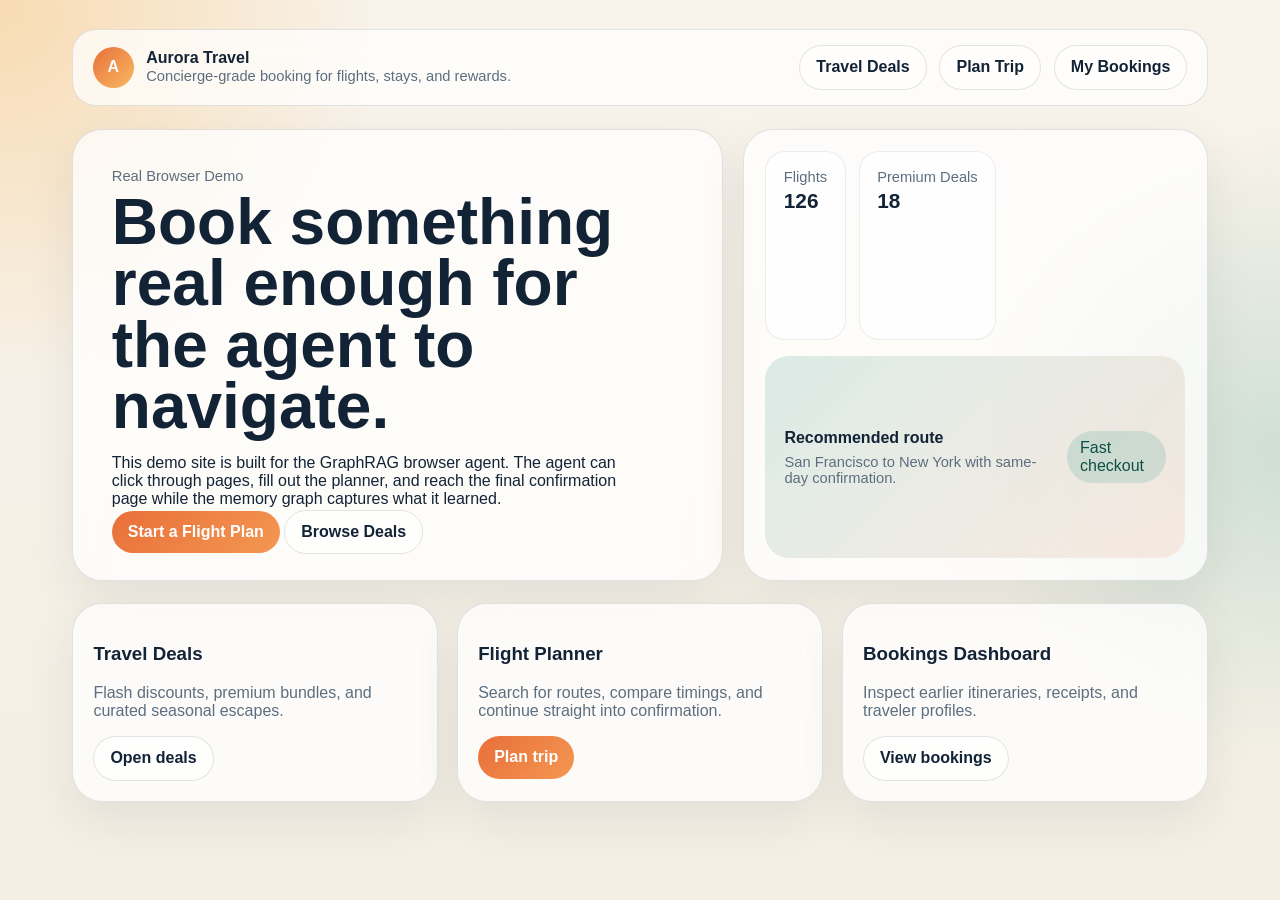
<file: static/demo/index.html>
<!DOCTYPE html>
<html lang="en">
<head>
  <meta charset="UTF-8">
  <meta name="viewport" content="width=device-width, initial-scale=1.0">
  <title>Aurora Travel Home</title>
  <link rel="stylesheet" href="site.css">
</head>
<body data-screen-id="home_page">
  <div class="demo-shell">
    <header class="topbar">
      <div class="brand">
        <div class="brand-mark">A</div>
        <div class="brand-copy">
          <strong>Aurora Travel</strong>
          <span>Concierge-grade booking for flights, stays, and rewards.</span>
        </div>
      </div>
      <nav class="nav-links">
        <a href="deals.html">Travel Deals</a>
        <a href="planner.html">Plan Trip</a>
        <a href="bookings.html">My Bookings</a>
      </nav>
    </header>

    <section class="hero-grid">
      <div class="hero-copy">
        <div class="eyebrow">Real Browser Demo</div>
        <h1>Book something real enough for the agent to navigate.</h1>
        <p>
          This demo site is built for the GraphRAG browser agent. The agent can click through pages, fill out the planner,
          and reach the final confirmation page while the memory graph captures what it learned.
        </p>
        <div class="action-row">
          <a class="solid-link" href="planner.html">Start a Flight Plan</a>
          <a class="ghost-link" href="deals.html">Browse Deals</a>
        </div>
      </div>
      <aside class="hero-panel">
        <div class="metric-row">
          <div class="metric-card">
            <span class="helper">Flights</span>
            <strong>126</strong>
          </div>
          <div class="metric-card">
            <span class="helper">Premium Deals</span>
            <strong>18</strong>
          </div>
        </div>
        <div class="route-banner">
          <div>
            <strong>Recommended route</strong>
            <div class="helper">San Francisco to New York with same-day confirmation.</div>
          </div>
          <span class="success-badge">Fast checkout</span>
        </div>
      </aside>
    </section>

    <section class="content-grid">
      <article class="trip-card">
        <h3>Travel Deals</h3>
        <p>Flash discounts, premium bundles, and curated seasonal escapes.</p>
        <div class="action-row">
          <a class="ghost-link" href="deals.html">Open deals</a>
        </div>
      </article>

      <article class="trip-card">
        <h3>Flight Planner</h3>
        <p>Search for routes, compare timings, and continue straight into confirmation.</p>
        <div class="action-row">
          <a class="solid-link" href="planner.html">Plan trip</a>
        </div>
      </article>

      <article class="trip-card">
        <h3>Bookings Dashboard</h3>
        <p>Inspect earlier itineraries, receipts, and traveler profiles.</p>
        <div class="action-row">
          <a class="ghost-link" href="bookings.html">View bookings</a>
        </div>
      </article>
    </section>
  </div>
</body>
</html>
</file>
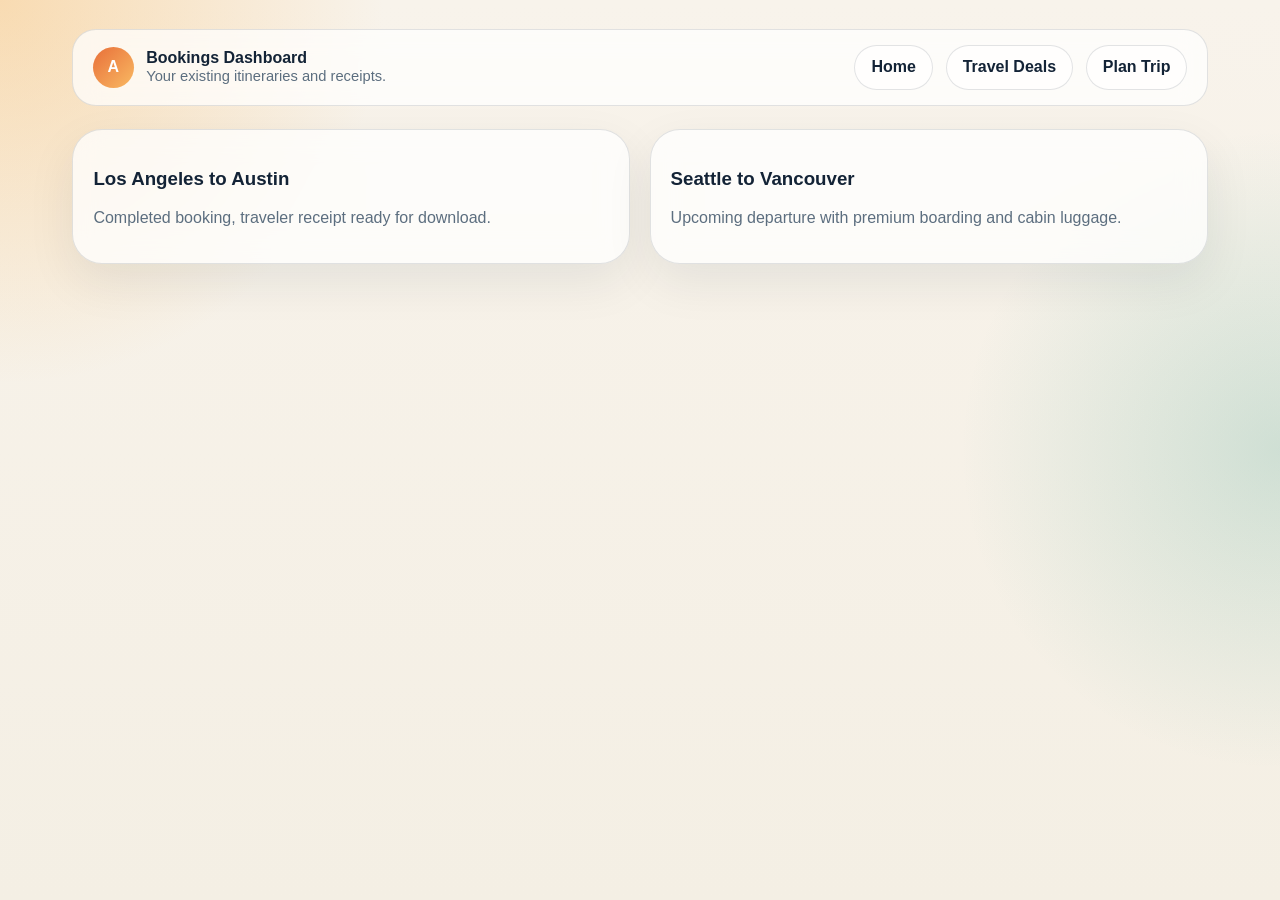
<file: static/demo/bookings.html>
<!DOCTYPE html>
<html lang="en">
<head>
  <meta charset="UTF-8">
  <meta name="viewport" content="width=device-width, initial-scale=1.0">
  <title>Aurora Bookings</title>
  <link rel="stylesheet" href="site.css">
</head>
<body data-screen-id="bookings_page">
  <div class="demo-shell">
    <header class="topbar">
      <div class="brand">
        <div class="brand-mark">A</div>
        <div class="brand-copy">
          <strong>Bookings Dashboard</strong>
          <span>Your existing itineraries and receipts.</span>
        </div>
      </div>
      <nav class="nav-links">
        <a href="index.html">Home</a>
        <a href="deals.html">Travel Deals</a>
        <a href="planner.html">Plan Trip</a>
      </nav>
    </header>

    <section class="content-grid">
      <article class="booking-card">
        <h3>Los Angeles to Austin</h3>
        <p>Completed booking, traveler receipt ready for download.</p>
      </article>
      <article class="booking-card">
        <h3>Seattle to Vancouver</h3>
        <p>Upcoming departure with premium boarding and cabin luggage.</p>
      </article>
    </section>
  </div>
</body>
</html>
</file>
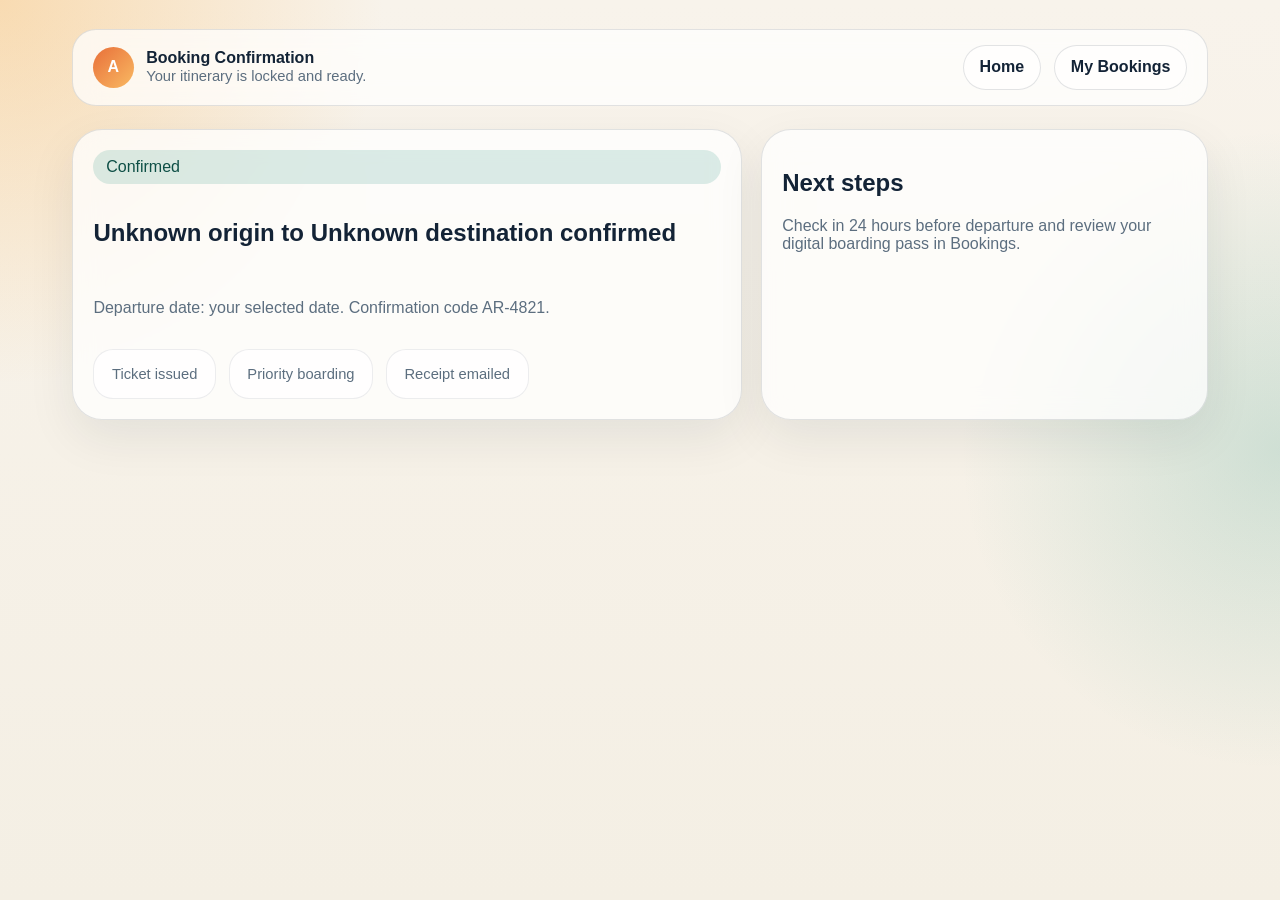
<file: static/demo/confirmation.html>
<!DOCTYPE html>
<html lang="en">
<head>
  <meta charset="UTF-8">
  <meta name="viewport" content="width=device-width, initial-scale=1.0">
  <title>Aurora Booking Confirmation</title>
  <link rel="stylesheet" href="site.css">
</head>
<body data-screen-id="confirmation_page">
  <div class="demo-shell">
    <header class="topbar">
      <div class="brand">
        <div class="brand-mark">A</div>
        <div class="brand-copy">
          <strong>Booking Confirmation</strong>
          <span>Your itinerary is locked and ready.</span>
        </div>
      </div>
      <nav class="nav-links">
        <a href="index.html">Home</a>
        <a href="bookings.html">My Bookings</a>
      </nav>
    </header>

    <section class="summary-grid">
      <article class="section-card confirmation-stack">
        <span class="success-badge">Confirmed</span>
        <h2 id="finalRoute">Itinerary confirmed</h2>
        <p id="finalMeta">Your booking details are ready below.</p>
        <div class="meta-row">
          <span class="meta-pill">Ticket issued</span>
          <span class="meta-pill">Priority boarding</span>
          <span class="meta-pill">Receipt emailed</span>
        </div>
      </article>

      <aside class="section-card">
        <h2>Next steps</h2>
        <p>Check in 24 hours before departure and review your digital boarding pass in Bookings.</p>
      </aside>
    </section>
  </div>
  <script>
    const params = new URLSearchParams(window.location.search);
    const from = params.get("from") || "Unknown origin";
    const to = params.get("to") || "Unknown destination";
    const depart = params.get("depart") || "your selected date";
    document.getElementById("finalRoute").textContent = `${from} to ${to} confirmed`;
    document.getElementById("finalMeta").textContent = `Departure date: ${depart}. Confirmation code AR-4821.`;
  </script>
</body>
</html>
</file>
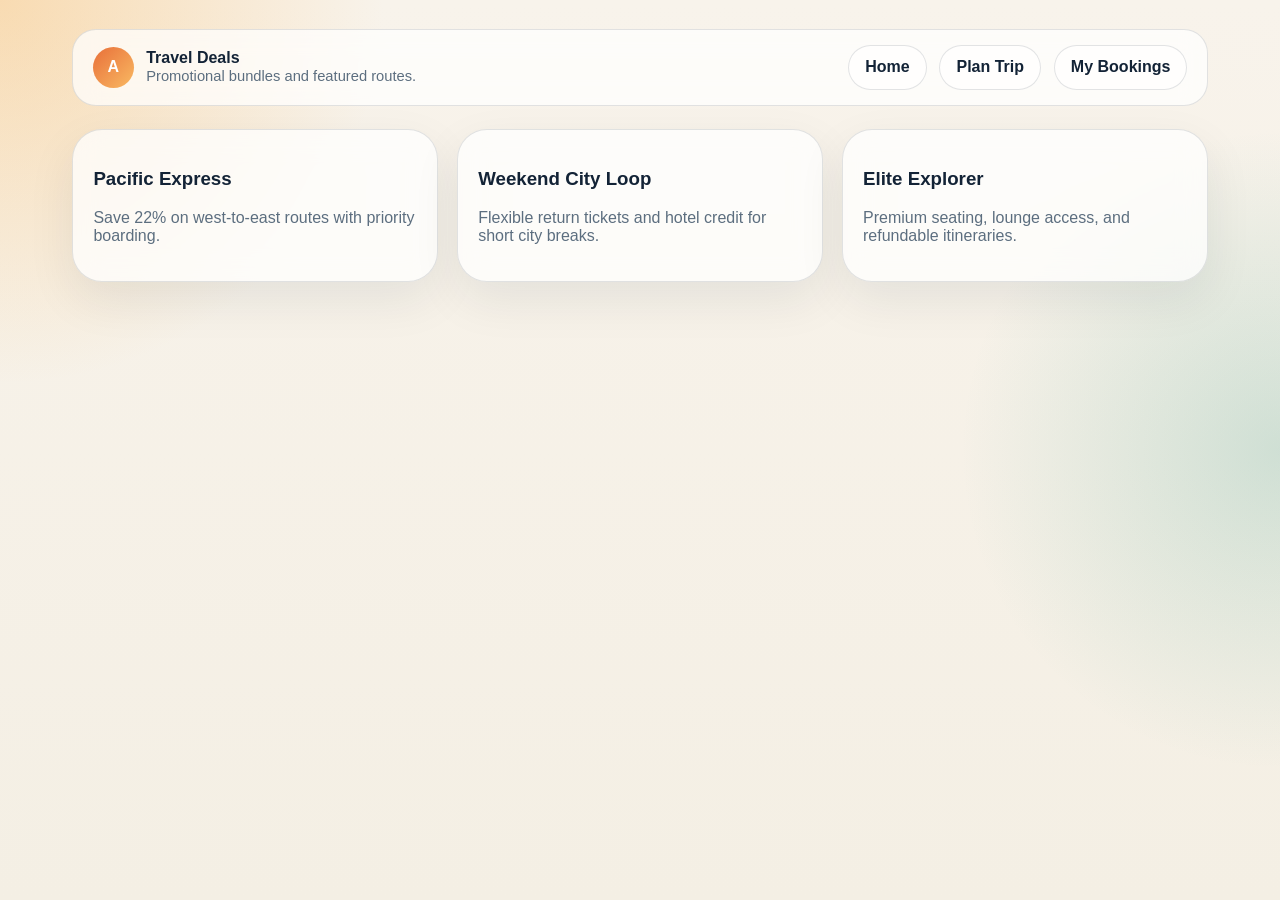
<file: static/demo/deals.html>
<!DOCTYPE html>
<html lang="en">
<head>
  <meta charset="UTF-8">
  <meta name="viewport" content="width=device-width, initial-scale=1.0">
  <title>Aurora Travel Deals</title>
  <link rel="stylesheet" href="site.css">
</head>
<body data-screen-id="deals_page">
  <div class="demo-shell">
    <header class="topbar">
      <div class="brand">
        <div class="brand-mark">A</div>
        <div class="brand-copy">
          <strong>Travel Deals</strong>
          <span>Promotional bundles and featured routes.</span>
        </div>
      </div>
      <nav class="nav-links">
        <a href="index.html">Home</a>
        <a href="planner.html">Plan Trip</a>
        <a href="bookings.html">My Bookings</a>
      </nav>
    </header>

    <section class="content-grid">
      <article class="trip-card">
        <h3>Pacific Express</h3>
        <p>Save 22% on west-to-east routes with priority boarding.</p>
      </article>
      <article class="trip-card">
        <h3>Weekend City Loop</h3>
        <p>Flexible return tickets and hotel credit for short city breaks.</p>
      </article>
      <article class="trip-card">
        <h3>Elite Explorer</h3>
        <p>Premium seating, lounge access, and refundable itineraries.</p>
      </article>
    </section>
  </div>
</body>
</html>
</file>
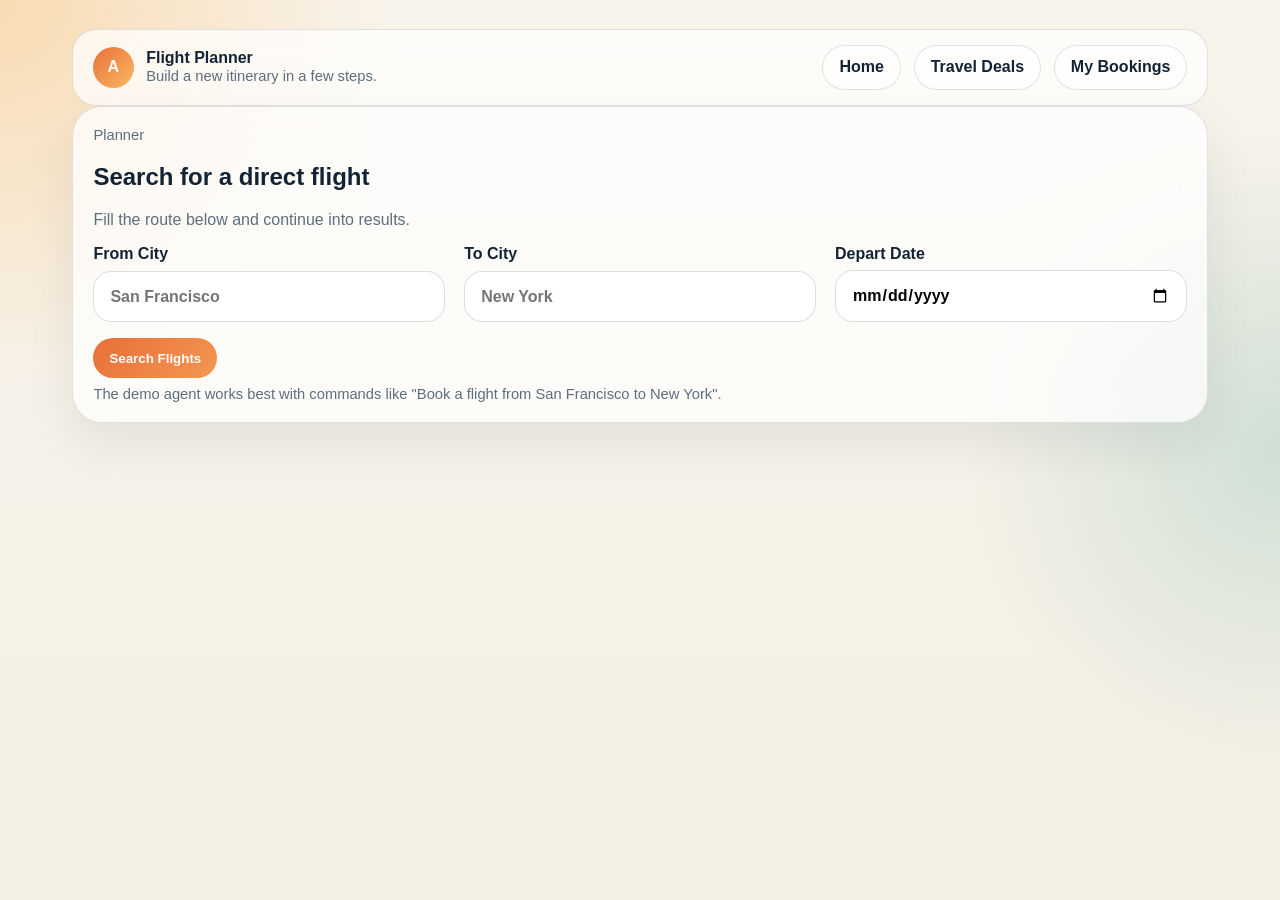
<file: static/demo/planner.html>
<!DOCTYPE html>
<html lang="en">
<head>
  <meta charset="UTF-8">
  <meta name="viewport" content="width=device-width, initial-scale=1.0">
  <title>Aurora Flight Planner</title>
  <link rel="stylesheet" href="site.css">
</head>
<body data-screen-id="planner_page">
  <div class="demo-shell">
    <header class="topbar">
      <div class="brand">
        <div class="brand-mark">A</div>
        <div class="brand-copy">
          <strong>Flight Planner</strong>
          <span>Build a new itinerary in a few steps.</span>
        </div>
      </div>
      <nav class="nav-links">
        <a href="index.html">Home</a>
        <a href="deals.html">Travel Deals</a>
        <a href="bookings.html">My Bookings</a>
      </nav>
    </header>

    <section class="section-card">
      <div class="eyebrow">Planner</div>
      <h2>Search for a direct flight</h2>
      <p>Fill the route below and continue into results.</p>
      <form id="plannerForm">
        <div class="form-grid">
          <label>
            From City
            <input type="text" name="from_city" data-field-key="from_city" placeholder="San Francisco">
          </label>
          <label>
            To City
            <input type="text" name="to_city" data-field-key="to_city" placeholder="New York">
          </label>
          <label>
            Depart Date
            <input type="date" name="depart_date">
          </label>
        </div>
        <div class="form-actions">
          <button class="action-button" type="submit">Search Flights</button>
        </div>
        <div class="helper">The demo agent works best with commands like "Book a flight from San Francisco to New York".</div>
      </form>
    </section>
  </div>
  <script>
    document.getElementById("plannerForm").addEventListener("submit", (event) => {
      event.preventDefault();
      const form = new FormData(event.currentTarget);
      const from = encodeURIComponent(String(form.get("from_city") || ""));
      const to = encodeURIComponent(String(form.get("to_city") || ""));
      const depart = encodeURIComponent(String(form.get("depart_date") || ""));
      if (!from || !to) {
        return;
      }
      window.location.href = `results.html?from=${from}&to=${to}&depart=${depart}`;
    });
  </script>
</body>
</html>
</file>
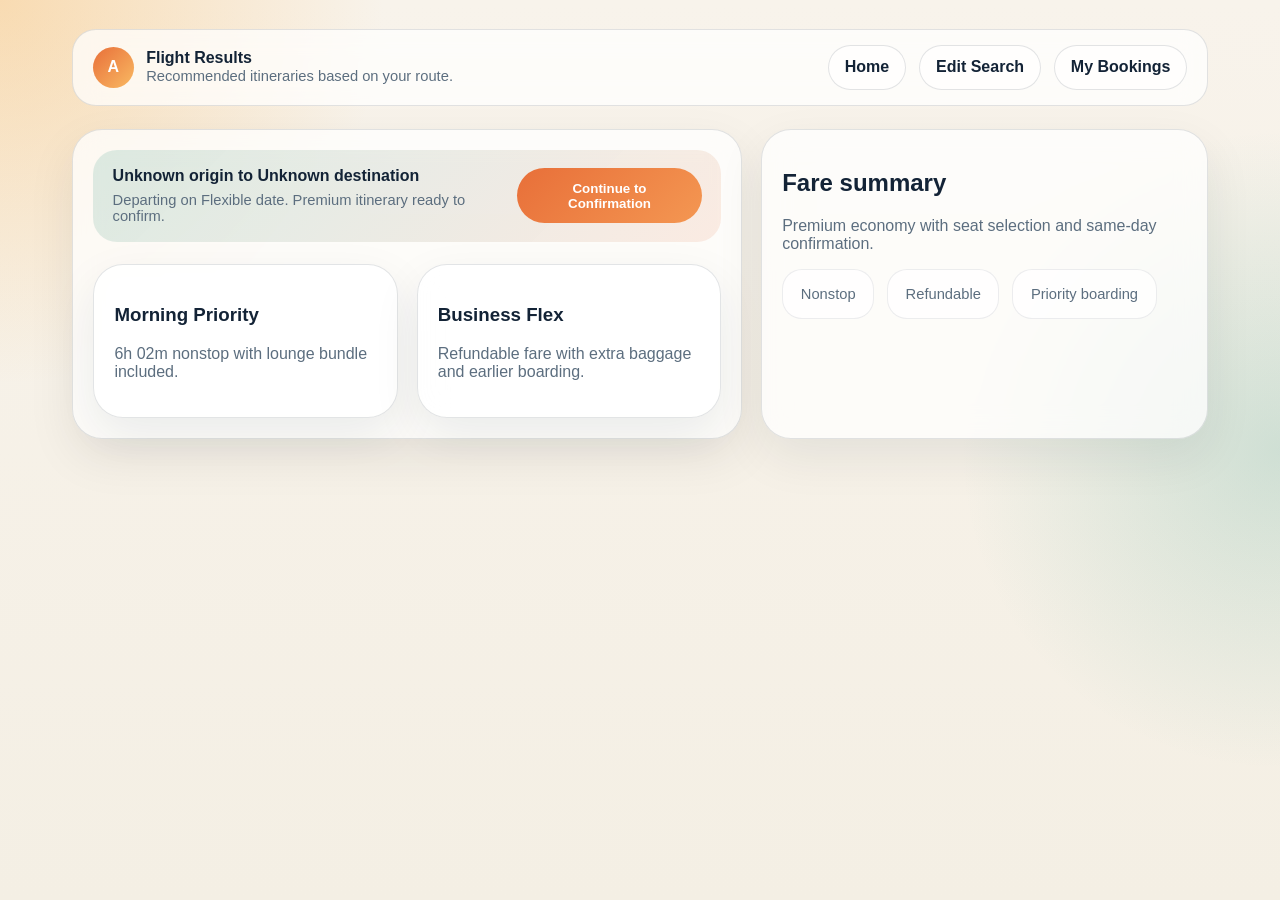
<file: static/demo/results.html>
<!DOCTYPE html>
<html lang="en">
<head>
  <meta charset="UTF-8">
  <meta name="viewport" content="width=device-width, initial-scale=1.0">
  <title>Aurora Flight Results</title>
  <link rel="stylesheet" href="site.css">
</head>
<body data-screen-id="results_page">
  <div class="demo-shell">
    <header class="topbar">
      <div class="brand">
        <div class="brand-mark">A</div>
        <div class="brand-copy">
          <strong>Flight Results</strong>
          <span>Recommended itineraries based on your route.</span>
        </div>
      </div>
      <nav class="nav-links">
        <a href="index.html">Home</a>
        <a href="planner.html">Edit Search</a>
        <a href="bookings.html">My Bookings</a>
      </nav>
    </header>

    <section class="summary-grid">
      <article class="section-card">
        <div class="route-banner">
          <div>
            <strong id="routeTitle">Selected route</strong>
            <div class="helper" id="routeMeta">Route details will appear here.</div>
          </div>
          <button id="continueButton" class="action-button" type="button">Continue to Confirmation</button>
        </div>

        <div class="content-grid">
          <article class="trip-card">
            <h3>Morning Priority</h3>
            <p>6h 02m nonstop with lounge bundle included.</p>
          </article>
          <article class="trip-card">
            <h3>Business Flex</h3>
            <p>Refundable fare with extra baggage and earlier boarding.</p>
          </article>
        </div>
      </article>

      <aside class="section-card">
        <h2>Fare summary</h2>
        <p>Premium economy with seat selection and same-day confirmation.</p>
        <div class="meta-row">
          <span class="meta-pill">Nonstop</span>
          <span class="meta-pill">Refundable</span>
          <span class="meta-pill">Priority boarding</span>
        </div>
      </aside>
    </section>
  </div>
  <script>
    const params = new URLSearchParams(window.location.search);
    const from = params.get("from") || "Unknown origin";
    const to = params.get("to") || "Unknown destination";
    const depart = params.get("depart") || "Flexible date";
    document.getElementById("routeTitle").textContent = `${from} to ${to}`;
    document.getElementById("routeMeta").textContent = `Departing on ${depart}. Premium itinerary ready to confirm.`;
    document.getElementById("continueButton").addEventListener("click", () => {
      window.location.href = `confirmation.html?from=${encodeURIComponent(from)}&to=${encodeURIComponent(to)}&depart=${encodeURIComponent(depart)}`;
    });
  </script>
</body>
</html>
</file>
<file: static/demo/site.css>
:root {
  --demo-bg: #f4efe4;
  --demo-ink: #132336;
  --demo-muted: #5c6e7f;
  --demo-card: rgba(255, 255, 255, 0.74);
  --demo-line: rgba(19, 35, 54, 0.12);
  --demo-accent: #e86f39;
  --demo-accent-2: #1f8f7c;
  --demo-highlight: #f9ba63;
}

* {
  box-sizing: border-box;
}

body {
  margin: 0;
  min-height: 100vh;
  font-family: "Segoe UI Variable Display", "Aptos", sans-serif;
  color: var(--demo-ink);
  background:
    radial-gradient(circle at top left, rgba(249, 186, 99, 0.42), transparent 24rem),
    radial-gradient(circle at right, rgba(31, 143, 124, 0.18), transparent 20rem),
    linear-gradient(180deg, #f8f3eb, var(--demo-bg));
}

.demo-shell {
  max-width: 1180px;
  margin: 0 auto;
  padding: 1.8rem 1.4rem 3rem;
}

.topbar {
  display: flex;
  justify-content: space-between;
  align-items: center;
  gap: 1rem;
  padding: 0.95rem 1.2rem;
  border: 1px solid var(--demo-line);
  border-radius: 24px;
  background: rgba(255, 255, 255, 0.72);
  backdrop-filter: blur(12px);
}

.brand {
  display: flex;
  gap: 0.75rem;
  align-items: center;
}

.brand-mark {
  width: 2.6rem;
  height: 2.6rem;
  border-radius: 50%;
  background: linear-gradient(135deg, var(--demo-accent), var(--demo-highlight));
  color: white;
  display: grid;
  place-items: center;
  font-weight: 800;
}

.brand-copy strong,
.hero-copy h1,
.section-card h2,
.trip-card h3 {
  display: block;
}

.brand-copy span,
.eyebrow,
.meta-pill,
.helper {
  color: var(--demo-muted);
  font-size: 0.92rem;
}

.nav-links {
  display: flex;
  gap: 0.8rem;
  flex-wrap: wrap;
}

.nav-links a,
.ghost-link,
.solid-link,
.action-button {
  text-decoration: none;
  border-radius: 999px;
  padding: 0.78rem 1rem;
  font-weight: 600;
}

.nav-links a,
.ghost-link {
  color: var(--demo-ink);
  border: 1px solid var(--demo-line);
  background: rgba(255, 255, 255, 0.62);
}

.solid-link,
.action-button {
  color: white;
  background: linear-gradient(135deg, var(--demo-accent), #f49752);
  border: 0;
}

.hero-grid,
.content-grid,
.trip-grid,
.form-grid,
.summary-grid {
  display: grid;
  gap: 1.2rem;
}

.hero-grid {
  grid-template-columns: 1.4fr 1fr;
  margin-top: 1.4rem;
}

.hero-copy,
.hero-panel,
.section-card,
.trip-card,
.booking-card {
  border-radius: 30px;
  border: 1px solid var(--demo-line);
  background: var(--demo-card);
  box-shadow: 0 18px 48px rgba(19, 35, 54, 0.08);
  backdrop-filter: blur(14px);
}

.hero-copy {
  padding: 2.4rem;
}

.hero-copy h1 {
  margin: 0.5rem 0 0.8rem;
  font-size: clamp(2.4rem, 5vw, 4rem);
  line-height: 0.96;
}

.hero-copy p {
  max-width: 58ch;
}

.hero-panel {
  padding: 1.35rem;
  display: grid;
  gap: 1rem;
}

.metric-row,
.meta-row {
  display: flex;
  gap: 0.8rem;
  flex-wrap: wrap;
}

.metric-card,
.meta-pill {
  border-radius: 20px;
  padding: 1rem 1.1rem;
  background: rgba(255, 255, 255, 0.72);
  border: 1px solid rgba(19, 35, 54, 0.08);
}

.metric-card strong {
  display: block;
  font-size: 1.3rem;
  margin-top: 0.2rem;
}

.content-grid,
.trip-grid {
  grid-template-columns: repeat(auto-fit, minmax(220px, 1fr));
  margin-top: 1.4rem;
}

.section-card,
.trip-card,
.booking-card {
  padding: 1.25rem;
}

.trip-card p,
.section-card p,
.booking-card p {
  color: var(--demo-muted);
}

.trip-card .action-row,
.section-card .action-row,
.booking-card .action-row,
.form-actions {
  display: flex;
  gap: 0.75rem;
  flex-wrap: wrap;
  margin-top: 1rem;
}

.form-grid {
  grid-template-columns: repeat(auto-fit, minmax(240px, 1fr));
}

label {
  display: grid;
  gap: 0.45rem;
  font-weight: 600;
}

input,
select,
textarea {
  width: 100%;
  padding: 0.95rem 1rem;
  border-radius: 18px;
  border: 1px solid rgba(19, 35, 54, 0.14);
  background: rgba(255, 255, 255, 0.9);
  font: inherit;
}

.helper {
  margin-top: 0.45rem;
}

.summary-grid {
  grid-template-columns: 1.2fr 0.8fr;
  margin-top: 1.4rem;
}

.route-banner {
  display: flex;
  justify-content: space-between;
  gap: 1rem;
  align-items: center;
  padding: 1.1rem 1.2rem;
  border-radius: 24px;
  background: linear-gradient(135deg, rgba(31, 143, 124, 0.15), rgba(232, 111, 57, 0.12));
}

.confirmation-stack {
  display: grid;
  gap: 1rem;
}

.success-badge {
  display: inline-flex;
  align-items: center;
  gap: 0.45rem;
  padding: 0.5rem 0.8rem;
  border-radius: 999px;
  color: #0e4f46;
  background: rgba(31, 143, 124, 0.16);
}

@media (max-width: 900px) {
  .hero-grid,
  .summary-grid {
    grid-template-columns: 1fr;
  }

  .topbar {
    flex-direction: column;
    align-items: flex-start;
  }
}
</file>
